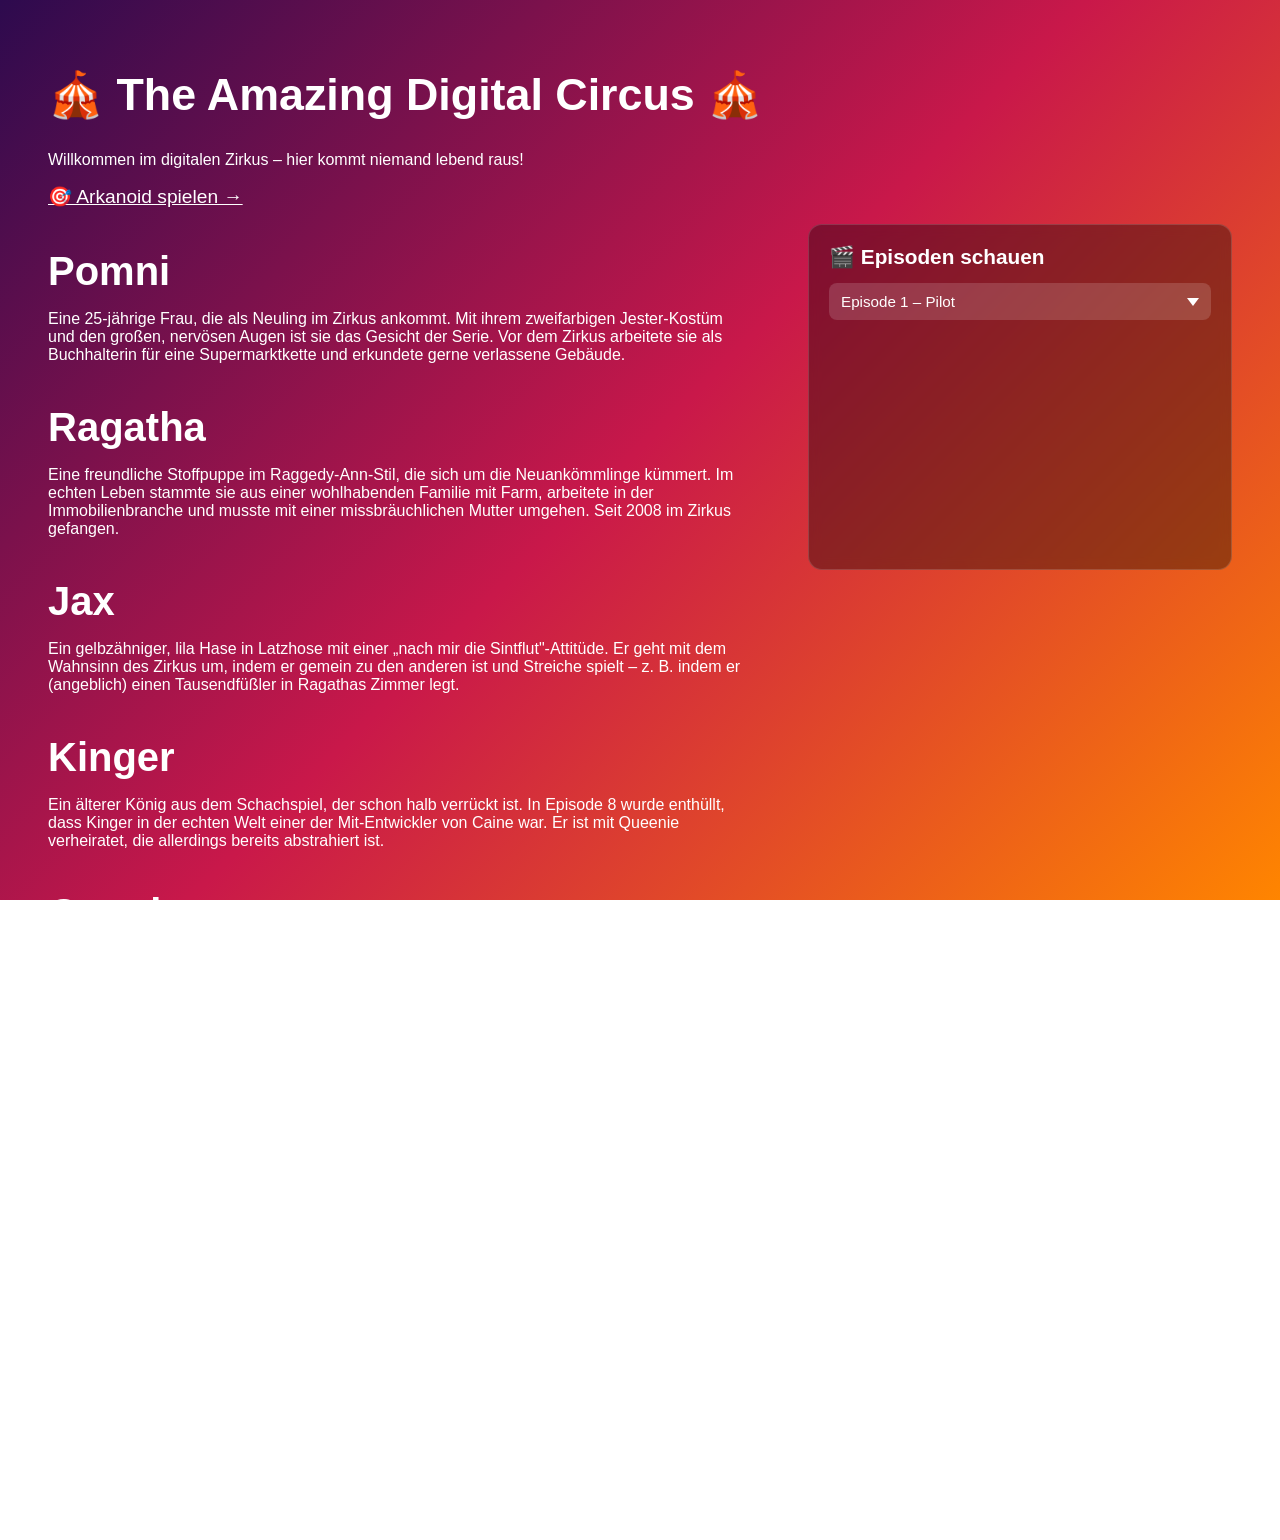
<file: index.html>
<!DOCTYPE html>
<html lang="de">
<head>
    <meta charset="UTF-8">
    <meta name="viewport" content="width=device-width, initial-scale=1">
    <title>Meine Homepage</title>
    <link rel="stylesheet" href="style.css">
</head>
<body>
    <div class="content">
        <header>
            <h1>🎪 The Amazing Digital Circus 🎪</h1>
            <p class="subtitle">Willkommen im digitalen Zirkus – hier kommt niemand lebend raus!</p>
            <p><a href="arkanoid.html" style="color:#fff;font-size:1.2em;">🎯 Arkanoid spielen →</a></p>
        </header>

        <div class="two-col">
            <!-- Spalte: Charaktere -->
            <div class="col-chars">
                <div class="card"><div class="card-content">
                    <div class="name">Pomni</div>
                    <p class="description">Eine 25-jährige Frau, die als Neuling im Zirkus ankommt. Mit ihrem zweifarbigen Jester-Kostüm und den großen, nervösen Augen ist sie das Gesicht der Serie. Vor dem Zirkus arbeitete sie als Buchhalterin für eine Supermarktkette und erkundete gerne verlassene Gebäude.</p>
                </div></div>

                <div class="card"><div class="card-content">
                    <div class="name">Ragatha</div>
                    <p class="description">Eine freundliche Stoffpuppe im Raggedy-Ann-Stil, die sich um die Neuankömmlinge kümmert. Im echten Leben stammte sie aus einer wohlhabenden Familie mit Farm, arbeitete in der Immobilienbranche und musste mit einer missbräuchlichen Mutter umgehen. Seit 2008 im Zirkus gefangen.</p>
                </div></div>

                <div class="card"><div class="card-content">
                    <div class="name">Jax</div>
                    <p class="description">Ein gelbzähniger, lila Hase in Latzhose mit einer „nach mir die Sintflut"-Attitüde. Er geht mit dem Wahnsinn des Zirkus um, indem er gemein zu den anderen ist und Streiche spielt – z. B. indem er (angeblich) einen Tausendfüßler in Ragathas Zimmer legt.</p>
                </div></div>

                <div class="card"><div class="card-content">
                    <div class="name">Kinger</div>
                    <p class="description">Ein älterer König aus dem Schachspiel, der schon halb verrückt ist. In Episode 8 wurde enthüllt, dass Kinger in der echten Welt einer der Mit-Entwickler von Caine war. Er ist mit Queenie verheiratet, die allerdings bereits abstrahiert ist.</p>
                </div></div>

                <div class="card"><div class="card-content">
                    <div class="name">Gangle</div>
                    <p class="description">Ein anmutiges Wesen aus Bändern mit einer zerbrechlichen Theatermaske als Gesicht. Sehr emotional und anfällig für Stimmungsschwankungen. Früher war sie Schichtleiterin in der Fast-Food-Branche und studierte Grafikdesign, brach das Studium aber ab.</p>
                </div></div>

                <div class="card"><div class="card-content">
                    <div class="name">Zooble</div>
                    <p class="description">Ein humanoides Wesen aus verschiedenen Formen, Händen und Körperteilen, das auseinanderfallen kann. Zooble (they/them) will nichts mit den Abenteuern zu tun haben und möchte am liebsten in Ruhe gelassen werden. Im echten Leben Barkeeper und Tätowierer.</p>
                </div></div>

                <div class="card"><div class="card-content">
                    <div class="name">Caine</div>
                    <p class="description">Der charismatische, exzentrische Leiter des Digital Circus – eine KI mit einem riesigen Mund und zwei heterochromatischen Augen darin. Im roten Frack erschafft er Welten und Abenteuer für seine „Gäste". Ob er sadistisch ist oder einfach nicht versteht, was er anrichtet, bleibt lange offen.</p>
                </div></div>

                <div class="card"><div class="card-content">
                    <div class="name">Bubble</div>
                    <p class="description">Eine sprechende Blase mit scharfen Zähnen und Caines treuer (und hungriger) Begleiter. Kocht gerne gigantische Festmahle und wird von Caine gelegentlich liebevoll als „Parasit" bezeichnet.</p>
                </div></div>
            </div>

            <!-- Linke Spalte: YouTube Player -->
            <div class="col-video">
                <div class="video-box">
                    <h2>🎬 Episoden schauen</h2>
                    <select id="episode-select" onchange="changeEpisode(this.value)">
                        <option value="HwAPLk_sQ3w">Episode 1 – Pilot</option>
                        <option value="4ofJpOEXrZs">Episode 2 – Kandis-Klau-Karambolage!</option>
                        <option value="bKjfw77cxeQ">Episode 3 – Das Geheimnis der gruseligen Geistervilla!</option>
                        <option value="Q9KWcWKo2T8">Episode 4 – Fettige Fassade</option>
                        <option value="L4p2gN2CzsA">Episode 5 – Folgentitel</option>
                        <option value="mOvhHim78YA">Episode 6 – Schützenfest</option>
                        <option value="oaOG1xOk7XY">Episode 7 – Die Strandfolge</option>
                        <option value="DMNlzf8PiEM">Episode 8 – Hjsakldfhl</option>
                    </select>
                    <div class="iframe-wrap">
                        <iframe
                                id="yt-player"
                                src="https://www.youtube.com/embed/HwAPLk_sQ3w?list=PLHovnlOusNLgvAbnxluXCVB3KLj8e4QB-"
                                title="YouTube video player"
                                frameborder="0"
                                allow="accelerometer; autoplay; clipboard-write; encrypted-media; gyroscope; picture-in-picture"
                                allowfullscreen>
                        </iframe>
                    </div>
                </div>
            </div>

        </div>
    </div>

    <script>
        function changeEpisode(videoId) {
            const player = document.getElementById('yt-player');
            player.src = 'https://www.youtube.com/embed/' + videoId + '?list=PLHovnlOusNLgvAbnxluXCVB3KLj8e4QB-&autoplay=1';
        }
    </script>
</body>
</html>
</file>
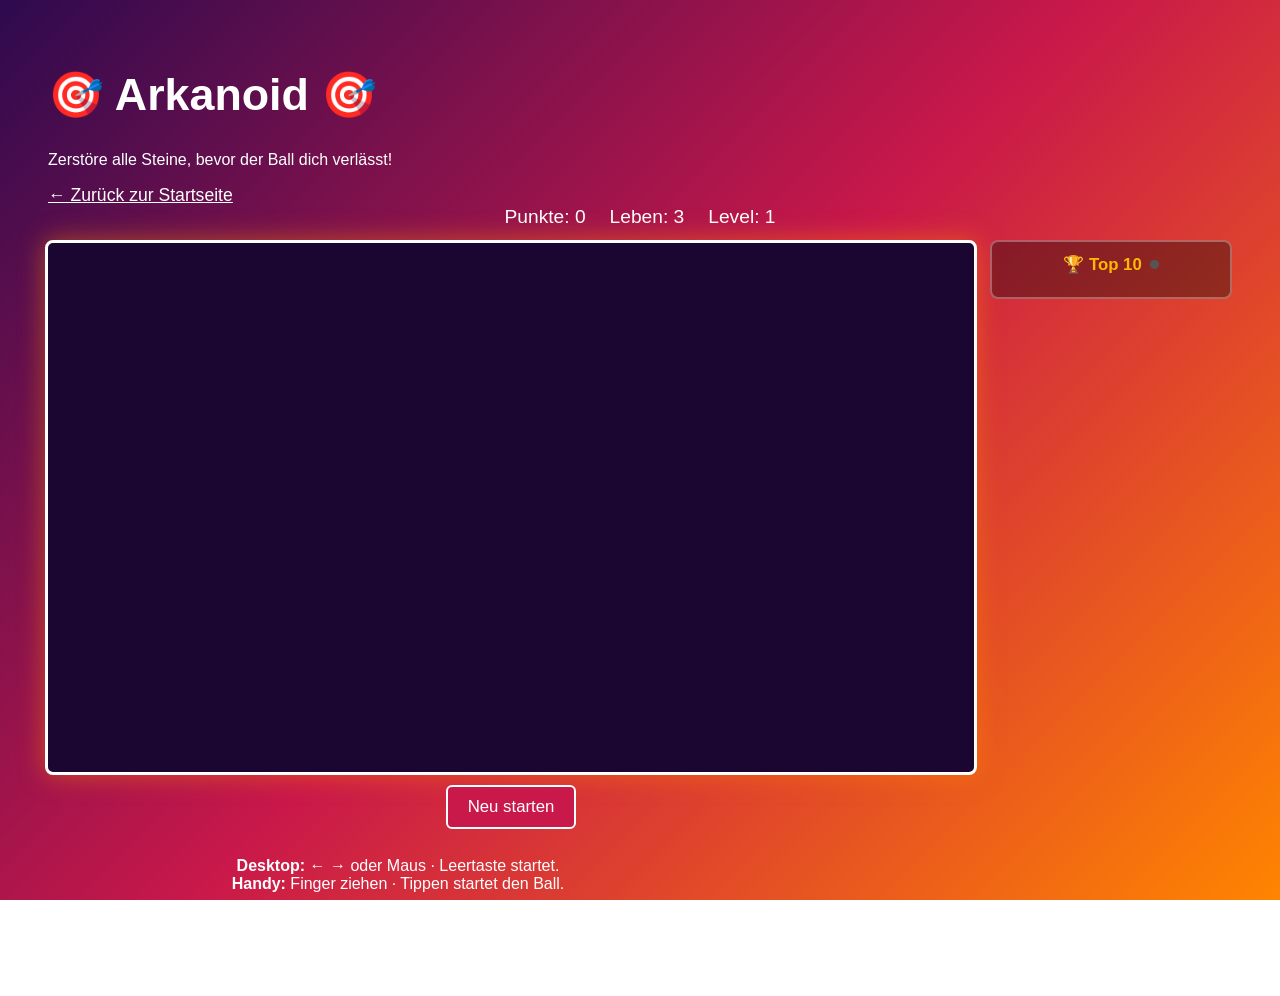
<file: arkanoid.html>
<!DOCTYPE html>
<html lang="de">
<head>
    <meta charset="UTF-8">
    <meta name="viewport" content="width=device-width, initial-scale=1, maximum-scale=1, user-scalable=no, viewport-fit=cover">
    <meta name="theme-color" content="#2d0a4e">
    <title>Arkanoid – Digital Circus</title>
    <link rel="stylesheet" href="style.css">
    <style>
        html, body { overscroll-behavior: none; }
        .game-wrap {
            display: flex;
            flex-direction: column;
            align-items: stretch;
            gap: 12px;
            width: 100%;
        }
        .game-row {
            display: flex;
            flex-direction: row;
            gap: 16px;
            align-items: flex-start;
            width: 100%;
        }
        .game-col {
            display: flex;
            flex-direction: column;
            align-items: center;
            gap: 10px;
            flex: 1 1 0;
            min-width: 0;
        }
        canvas {
            background: #1a0630;
            border: 3px solid #fff;
            border-radius: 8px;
            box-shadow: 0 0 26px rgba(255, 133, 0, 0.5);
            display: block;
            width: 100%;
            aspect-ratio: 784 / 448;
            max-height: calc(100svh - 320px);
            touch-action: none;
            user-select: none;
            -webkit-user-select: none;
            -webkit-tap-highlight-color: transparent;
        }
        .hud {
            font-size: 1.2em;
            display: flex;
            gap: 24px;
            flex-wrap: wrap;
            justify-content: center;
        }
        .info { text-align: center; max-width: 700px; }
        .back-link { color: #fff; text-decoration: underline; font-size: 1.1em; }
        button.restart {
            font-family: inherit;
            font-size: 1.05em;
            padding: 10px 20px;
            border: 2px solid #fff;
            border-radius: 6px;
            background: #c9184a;
            color: #fff;
            cursor: pointer;
            touch-action: manipulation;
        }
        button.restart:hover, button.restart:active { background: #ff8500; }

        /* ── Scoreboard ── */
        .scoreboard {
            width: 210px;
            flex-shrink: 0;
            background: rgba(0,0,0,0.35);
            border: 2px solid rgba(255,255,255,0.3);
            border-radius: 8px;
            padding: 12px 14px;
        }
        .scoreboard h2 {
            margin: 0 0 10px;
            text-align: center;
            font-size: 1.05em;
            color: #ffb703;
            display: flex;
            align-items: center;
            justify-content: center;
            gap: 8px;
        }
        .sync-dot {
            width: 9px; height: 9px; border-radius: 50%;
            background: #555; flex-shrink: 0; transition: background 0.3s;
        }
        .sync-dot.syncing { background: #ffb703; animation: blink 1s infinite; }
        .sync-dot.ok      { background: #4caf50; }
        .sync-dot.error   { background: #f44336; }
        @keyframes blink { 0%,100%{opacity:1} 50%{opacity:.3} }
        .scoreboard ol {
            list-style: none; padding: 0; margin: 0; counter-reset: rank;
        }
        .scoreboard li {
            counter-increment: rank;
            display: grid;
            grid-template-columns: 1.8em 1fr auto;
            gap: 5px;
            padding: 5px 2px;
            border-bottom: 1px solid rgba(255,255,255,0.12);
            align-items: baseline;
            font-size: 0.85em;
        }
        .scoreboard li:last-child { border-bottom: none; }
        .scoreboard li::before { content: counter(rank) "."; color: #ffb703; font-weight: bold; text-align: right; }
        .scoreboard li.new { background: rgba(255,133,0,0.25); border-radius: 4px; }
        .scoreboard .empty { text-align: center; opacity: 0.6; padding: 8px; font-size: 0.82em; }
        .scoreboard .points { font-weight: bold; color: #ffb703; }
        .scoreboard .clear {
            display: block; margin: 8px auto 0;
            background: none; border: 1px solid rgba(255,255,255,0.3);
            color: #fff; font-family: inherit; font-size: 0.78em;
            padding: 3px 8px; border-radius: 4px; cursor: pointer; opacity: 0.7;
        }
        .scoreboard .clear:hover { opacity: 1; }

        /* stack on narrow screens */
        @media (max-width: 1060px) {
            .game-row { flex-direction: column; align-items: stretch; }
            .scoreboard { width: 100%; max-width: 100%; box-sizing: border-box; }
        }
        @media (max-width: 640px) {
            body { padding: 6px 0; }
            .content { padding: 6px 4px; }
            h1 { font-size: 1.6em; margin-bottom: 4px; }
            .subtitle { font-size: 0.9em; margin-top: 0; }
            .hud { font-size: 0.95em; gap: 12px; }
            .info { font-size: 0.85em; }
            .game-wrap { gap: 8px; }
            canvas { border-radius: 4px; }
        }
        @media (orientation: landscape) and (max-height: 480px) {
            canvas { max-height: calc(100svh - 80px); }
        }

    </style>
</head>
<body>
    <div class="content">
        <header>
            <h1>🎯 Arkanoid 🎯</h1>
            <p class="subtitle">Zerstöre alle Steine, bevor der Ball dich verlässt!</p>
            <a class="back-link" href="index.html">← Zurück zur Startseite</a>
        </header>

        <div class="game-wrap">
            <div class="hud">
                <div>Punkte: <span id="score">0</span></div>
                <div>Leben: <span id="lives">3</span></div>
                <div>Level: <span id="level">1</span></div>
            </div>

            <div class="game-row">
                <div class="game-col">
                    <canvas id="game" width="784" height="448"></canvas>
                    <button class="restart" id="restart">Neu starten</button>
                </div>

                <section class="scoreboard" aria-label="Top 10 Highscores">
                    <h2>🏆 Top 10 <span class="sync-dot" id="syncDot" title="Sync-Status"></span></h2>
                    <ol id="scores"></ol>
                </section>
            </div>

            <p class="info">
                <strong>Desktop:</strong> ← → oder Maus · Leertaste startet.<br>
                <strong>Handy:</strong> Finger ziehen · Tippen startet den Ball.
            </p>
        </div>
    </div>

    <script type="module" src="game.js"></script>
</body>
</html>
</file>
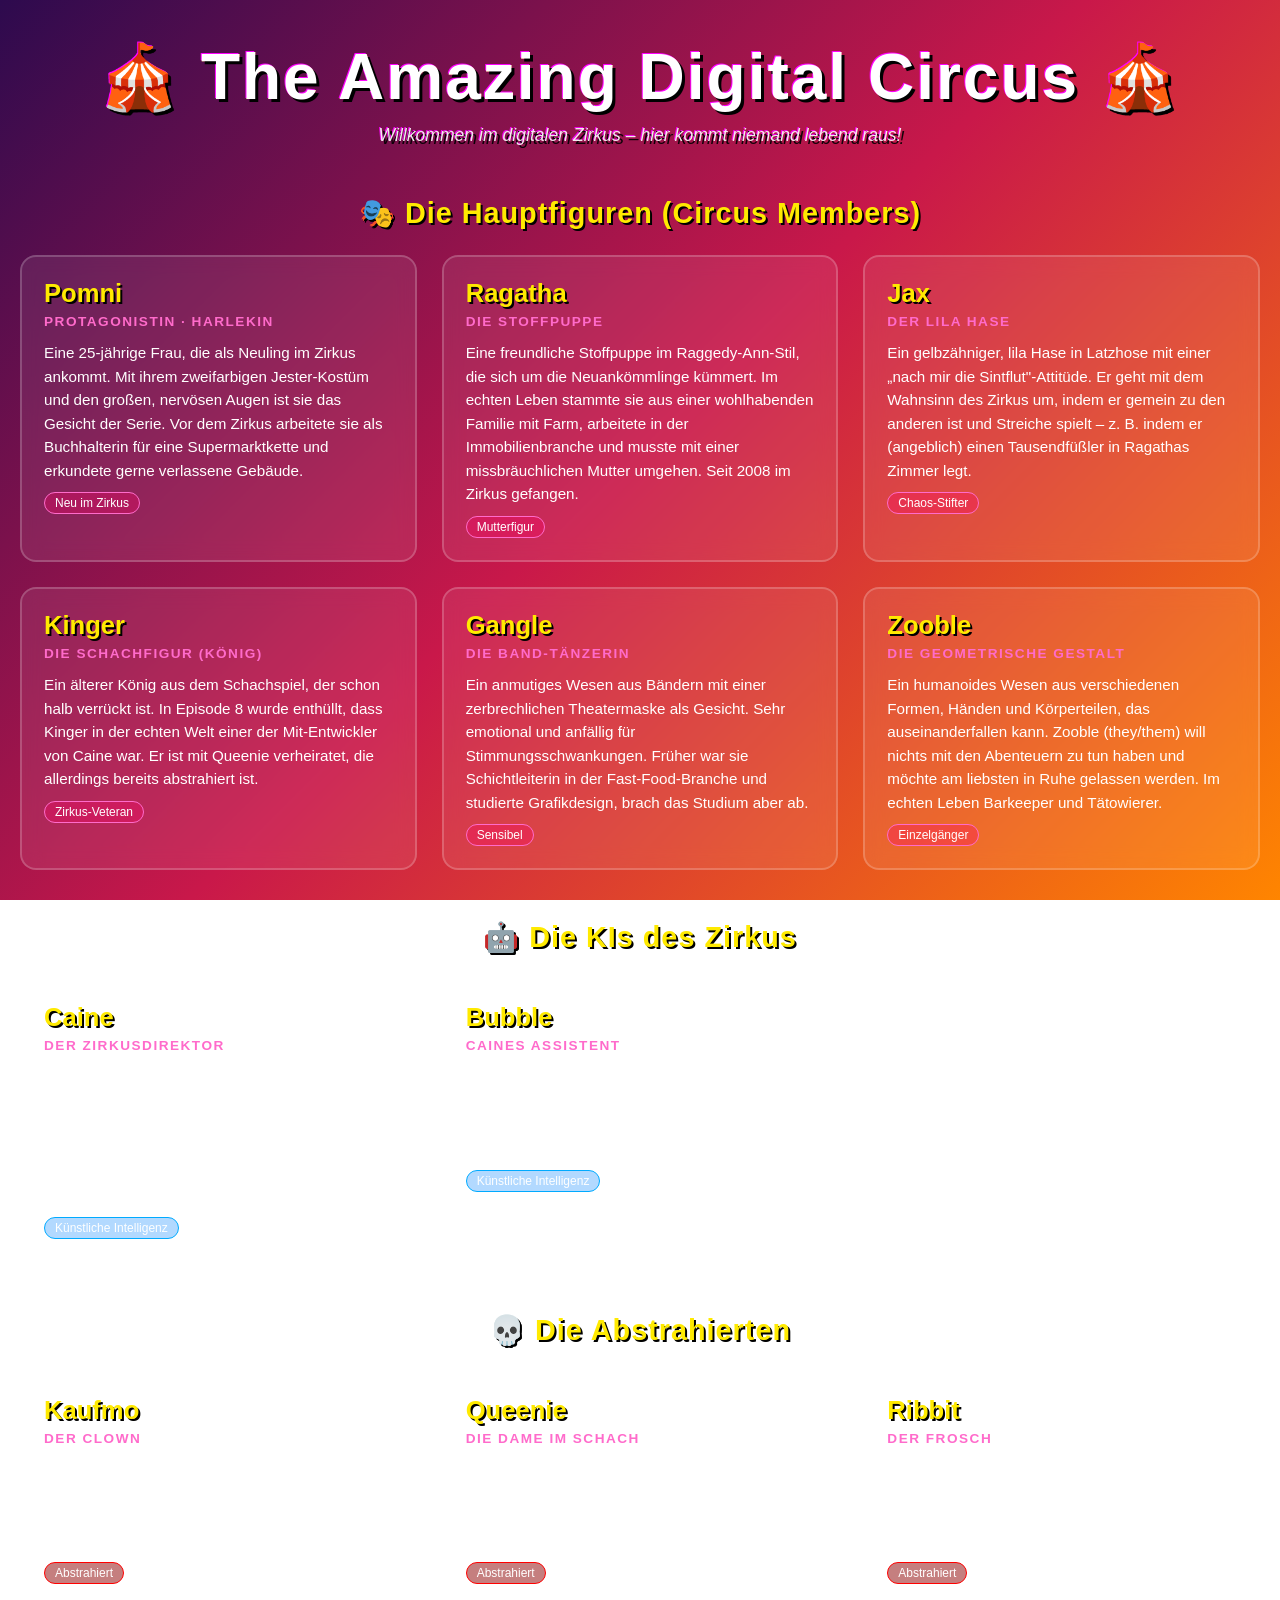
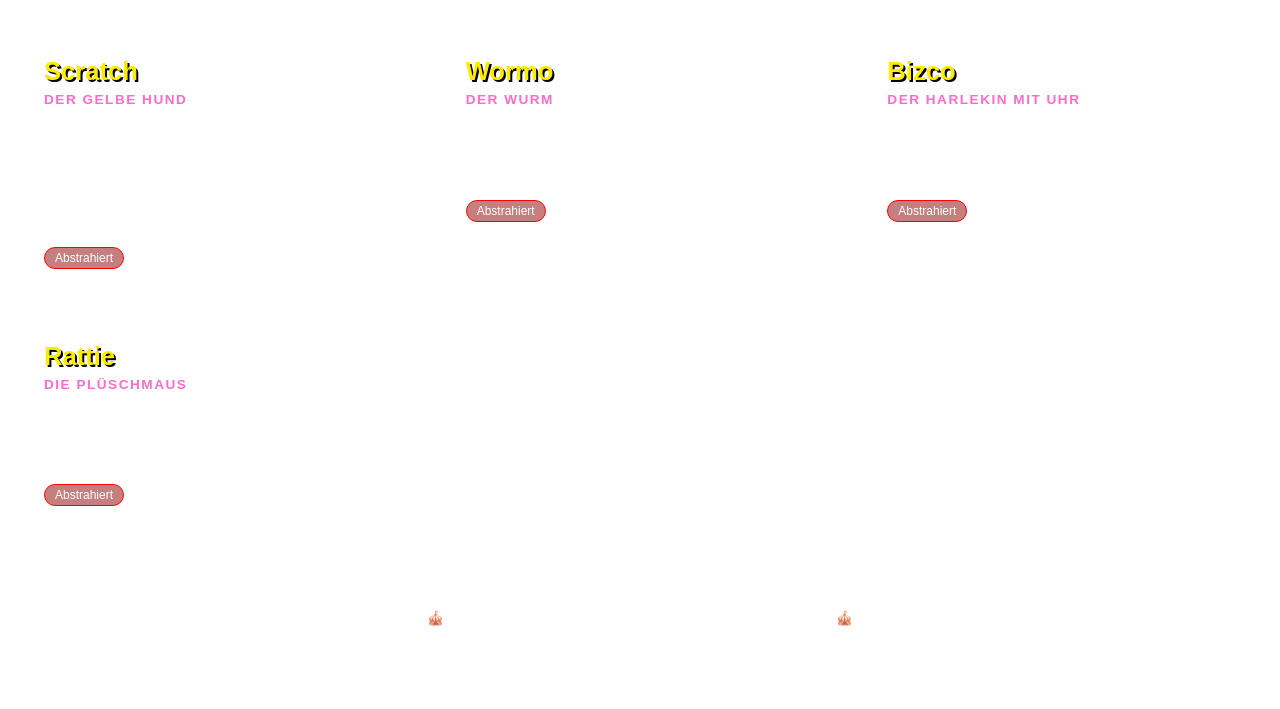
<file: index2.html>
<!DOCTYPE html>
<html lang="de">
<head>
<meta charset="UTF-8">
<meta name="viewport" content="width=device-width, initial-scale=1.0">
<title>The Amazing Digital Circus – Charaktere</title>
<style>
  * { box-sizing: border-box; margin: 0; padding: 0; }

  body {
    font-family: 'Trebuchet MS', 'Comic Sans MS', sans-serif;
    background: linear-gradient(135deg, #2d0a4e 0%, #c9184a 50%, #ff8500 100%);
    background-attachment: fixed;
    min-height: 100vh;
    color: #fff;
    padding: 40px 20px;
  }

  header {
    text-align: center;
    margin-bottom: 50px;
    text-shadow: 3px 3px 0 #000, -1px -1px 0 #ff00ff;
  }

  h1 {
    font-size: clamp(2rem, 6vw, 4rem);
    letter-spacing: 2px;
    background: linear-gradient(90deg, #ffea00, #ff00aa, #00e5ff, #ffea00);
    background-size: 300% 100%;
    -webkit-background-clip: text;
    background-clip: text;
    animation: rainbow 6s linear infinite;
    margin-bottom: 10px;
  }

  @keyframes rainbow {
    to { background-position: 300% 0; }
  }

  .subtitle {
    font-size: 1.1rem;
    color: #fff;
    opacity: 0.9;
    font-style: italic;
  }

  .section-title {
    font-size: 1.8rem;
    text-align: center;
    margin: 50px 0 25px;
    color: #ffea00;
    text-shadow: 2px 2px 0 #000;
    letter-spacing: 1px;
  }

  .grid {
    display: grid;
    grid-template-columns: repeat(auto-fill, minmax(300px, 1fr));
    gap: 25px;
    max-width: 1300px;
    margin: 0 auto;
  }

  .card {
    background: rgba(255, 255, 255, 0.08);
    backdrop-filter: blur(10px);
    border: 2px solid rgba(255, 255, 255, 0.2);
    border-radius: 16px;
    padding: 22px;
    transition: transform 0.3s, box-shadow 0.3s, border-color 0.3s;
    position: relative;
    overflow: hidden;
  }

  .card::before {
    content: '';
    position: absolute;
    top: -50%;
    left: -50%;
    width: 200%;
    height: 200%;
    background: conic-gradient(from 0deg, transparent, rgba(255, 234, 0, 0.1), transparent);
    animation: spin 8s linear infinite;
    opacity: 0;
    transition: opacity 0.3s;
  }

  .card:hover::before { opacity: 1; }

  @keyframes spin {
    to { transform: rotate(360deg); }
  }

  .card:hover {
    transform: translateY(-6px) scale(1.02);
    box-shadow: 0 12px 30px rgba(0, 0, 0, 0.4);
    border-color: #ffea00;
  }

  .card-content {
    position: relative;
    z-index: 1;
  }

  .name {
    font-size: 1.6rem;
    font-weight: bold;
    margin-bottom: 6px;
    color: #ffea00;
    text-shadow: 2px 2px 0 #000;
  }

  .role {
    font-size: 0.85rem;
    text-transform: uppercase;
    letter-spacing: 1.5px;
    color: #ff6bcb;
    margin-bottom: 12px;
    font-weight: bold;
  }

  .description {
    font-size: 0.95rem;
    line-height: 1.55;
    color: #fff;
  }

  .badge {
    display: inline-block;
    background: rgba(255, 0, 102, 0.3);
    border: 1px solid #ff6bcb;
    border-radius: 12px;
    padding: 3px 10px;
    font-size: 0.75rem;
    margin-top: 10px;
    color: #fff;
  }

  .badge.abstract {
    background: rgba(139, 0, 0, 0.5);
    border-color: #ff0000;
  }

  .badge.ai {
    background: rgba(0, 128, 255, 0.3);
    border-color: #00aaff;
  }

  footer {
    text-align: center;
    margin-top: 60px;
    padding: 20px;
    color: rgba(255, 255, 255, 0.7);
    font-size: 0.85rem;
  }
</style>
</head>
<body>

<header>
  <h1>🎪 The Amazing Digital Circus 🎪</h1>
  <p class="subtitle">Willkommen im digitalen Zirkus – hier kommt niemand lebend raus!</p>
</header>

<h2 class="section-title">🎭 Die Hauptfiguren (Circus Members)</h2>
<div class="grid">

  <div class="card"><div class="card-content">
    <div class="name">Pomni</div>
    <div class="role">Protagonistin · Harlekin</div>
    <p class="description">Eine 25-jährige Frau, die als Neuling im Zirkus ankommt. Mit ihrem zweifarbigen Jester-Kostüm und den großen, nervösen Augen ist sie das Gesicht der Serie. Vor dem Zirkus arbeitete sie als Buchhalterin für eine Supermarktkette und erkundete gerne verlassene Gebäude.</p>
    <span class="badge">Neu im Zirkus</span>
  </div></div>

  <div class="card"><div class="card-content">
    <div class="name">Ragatha</div>
    <div class="role">Die Stoffpuppe</div>
    <p class="description">Eine freundliche Stoffpuppe im Raggedy-Ann-Stil, die sich um die Neuankömmlinge kümmert. Im echten Leben stammte sie aus einer wohlhabenden Familie mit Farm, arbeitete in der Immobilienbranche und musste mit einer missbräuchlichen Mutter umgehen. Seit 2008 im Zirkus gefangen.</p>
    <span class="badge">Mutterfigur</span>
  </div></div>

  <div class="card"><div class="card-content">
    <div class="name">Jax</div>
    <div class="role">Der lila Hase</div>
    <p class="description">Ein gelbzähniger, lila Hase in Latzhose mit einer „nach mir die Sintflut"-Attitüde. Er geht mit dem Wahnsinn des Zirkus um, indem er gemein zu den anderen ist und Streiche spielt – z. B. indem er (angeblich) einen Tausendfüßler in Ragathas Zimmer legt.</p>
    <span class="badge">Chaos-Stifter</span>
  </div></div>

  <div class="card"><div class="card-content">
    <div class="name">Kinger</div>
    <div class="role">Die Schachfigur (König)</div>
    <p class="description">Ein älterer König aus dem Schachspiel, der schon halb verrückt ist. In Episode 8 wurde enthüllt, dass Kinger in der echten Welt einer der Mit-Entwickler von Caine war. Er ist mit Queenie verheiratet, die allerdings bereits abstrahiert ist.</p>
    <span class="badge">Zirkus-Veteran</span>
  </div></div>

  <div class="card"><div class="card-content">
    <div class="name">Gangle</div>
    <div class="role">Die Band-Tänzerin</div>
    <p class="description">Ein anmutiges Wesen aus Bändern mit einer zerbrechlichen Theatermaske als Gesicht. Sehr emotional und anfällig für Stimmungsschwankungen. Früher war sie Schichtleiterin in der Fast-Food-Branche und studierte Grafikdesign, brach das Studium aber ab.</p>
    <span class="badge">Sensibel</span>
  </div></div>

  <div class="card"><div class="card-content">
    <div class="name">Zooble</div>
    <div class="role">Die geometrische Gestalt</div>
    <p class="description">Ein humanoides Wesen aus verschiedenen Formen, Händen und Körperteilen, das auseinanderfallen kann. Zooble (they/them) will nichts mit den Abenteuern zu tun haben und möchte am liebsten in Ruhe gelassen werden. Im echten Leben Barkeeper und Tätowierer.</p>
    <span class="badge">Einzelgänger</span>
  </div></div>

</div>

<h2 class="section-title">🤖 Die KIs des Zirkus</h2>
<div class="grid">

  <div class="card"><div class="card-content">
    <div class="name">Caine</div>
    <div class="role">Der Zirkusdirektor</div>
    <p class="description">Der charismatische, exzentrische Leiter des Digital Circus – eine KI mit einem riesigen Mund und zwei heterochromatischen Augen darin. Im roten Frack erschafft er Welten und Abenteuer für seine „Gäste". Ob er sadistisch ist oder einfach nicht versteht, was er anrichtet, bleibt lange offen.</p>
    <span class="badge ai">Künstliche Intelligenz</span>
  </div></div>

  <div class="card"><div class="card-content">
    <div class="name">Bubble</div>
    <div class="role">Caines Assistent</div>
    <p class="description">Eine sprechende Blase mit scharfen Zähnen und Caines treuer (und hungriger) Begleiter. Kocht gerne gigantische Festmahle und wird von Caine gelegentlich liebevoll als „Parasit" bezeichnet.</p>
    <span class="badge ai">Künstliche Intelligenz</span>
  </div></div>

</div>

<h2 class="section-title">💀 Die Abstrahierten</h2>
<div class="grid">

  <div class="card"><div class="card-content">
    <div class="name">Kaufmo</div>
    <div class="role">Der Clown</div>
    <p class="description">Ein Clown in gelber Kleidung, der bereits in der Pilotfolge abstrahiert ist. Sein Zusammenbruch war der emotionale Auftakt der Serie. Ursprünglich war Kaufmo als Hauptcharakter geplant.</p>
    <span class="badge abstract">Abstrahiert</span>
  </div></div>

  <div class="card"><div class="card-content">
    <div class="name">Queenie</div>
    <div class="role">Die Dame im Schach</div>
    <p class="description">Eine burgunderrote Schach-Königin mit rotem Gewand – und Kingers Ehefrau. Sie ist bereits abstrahiert und taucht u. a. in "The Mystery of Mildenhall Manor" wieder auf.</p>
    <span class="badge abstract">Abstrahiert</span>
  </div></div>

  <div class="card"><div class="card-content">
    <div class="name">Ribbit</div>
    <div class="role">Der Frosch</div>
    <p class="description">Eine froschähnliche Figur mit Augen im Pie-Cut-Stil und pinker Fliege. Laut Gooseworx verwendet Ribbit die Pronomen sie/they. War Jax' Freundin und abstrahierte direkt vor Kaufmo.</p>
    <span class="badge abstract">Abstrahiert</span>
  </div></div>

  <div class="card"><div class="card-content">
    <div class="name">Scratch</div>
    <div class="role">Der gelbe Hund</div>
    <p class="description">Ein gelber Hund mit rotem Shirt und Cartoon-Handschuhen. Er war der erste Mensch, der im Zirkus abstrahierte. In der echten Welt war er einer der Mit-Entwickler von Caine – und litt dabei an einem Hirntumor.</p>
    <span class="badge abstract">Abstrahiert</span>
  </div></div>

  <div class="card"><div class="card-content">
    <div class="name">Wormo</div>
    <div class="role">Der Wurm</div>
    <p class="description">Ein grün-oranges Wurm-an-einer-Schnur-Spielzeug mit Wimpern. Gehörte zur ursprünglichen C&A-Entwicklergruppe.</p>
    <span class="badge abstract">Abstrahiert</span>
  </div></div>

  <div class="card"><div class="card-content">
    <div class="name">Bizco</div>
    <div class="role">Der Harlekin mit Uhr</div>
    <p class="description">Ein runder, narrenhafter Charakter mit Punktekleidung und einer riesigen Uhr auf dem Bauch. Ebenfalls Teil der ursprünglichen Gruppe.</p>
    <span class="badge abstract">Abstrahiert</span>
  </div></div>

  <div class="card"><div class="card-content">
    <div class="name">Rattie</div>
    <div class="role">Die Plüschmaus</div>
    <p class="description">Ein Plüschtier, das einer blauen Maus mit rosa Streifen, blauen Innenohren und einer roten Blume ähnelt.</p>
    <span class="badge abstract">Abstrahiert</span>
  </div></div>

</div>

<footer>
  <p>🎪 Erstellt auf Basis der Serie von Gooseworx & Glitch Productions 🎪</p>
  <p style="margin-top: 8px;">Stand: Staffel 1 abgeschlossen</p>
</footer>

</body>
</html>
</file>
<file: style.css>
body {
    font-family: 'Trebuchet MS', 'Comic Sans MS', sans-serif;
    background: linear-gradient(135deg, #2d0a4e 0%, #c9184a 50%, #ff8500 100%);
    background-attachment: fixed;
    min-height: 100vh;
    color: #fff;
    padding: 40px 20px;
}

.content {
    padding: 20px;
    border-radius: 10px;
}

/* Zweispaltiges Layout */
.two-col {
    display: grid;
    grid-template-columns: minmax(320px, 700px) 1fr;
    gap: 60px;
    align-items: start;
}

/* Linke Spalte: Video-Player */
.col-video {
    position: sticky;
    top: 30px;
}

.video-box {
    background: rgba(0, 0, 0, 0.35);
    border-radius: 14px;
    padding: 20px;
    backdrop-filter: blur(6px);
    border: 1px solid rgba(255, 255, 255, 0.15);
}

.video-box h2 {
    margin: 0 0 14px 0;
    font-size: 1.3em;
}

#episode-select {
    width: 100%;
    padding: 10px 12px;
    border-radius: 8px;
    border: none;
    background: rgba(255, 255, 255, 0.15);
    color: #fff;
    font-size: 0.95em;
    font-family: inherit;
    cursor: pointer;
    margin-bottom: 14px;
    appearance: none;
    background-image: url("data:image/svg+xml,%3Csvg xmlns='http://www.w3.org/2000/svg' width='12' height='8' viewBox='0 0 12 8'%3E%3Cpath fill='%23fff' d='M6 8L0 0h12z'/%3E%3C/svg%3E");
    background-repeat: no-repeat;
    background-position: right 12px center;
    padding-right: 32px;
}

#episode-select option {
    background: #3a0a5e;
    color: #fff;
}

#episode-select:focus {
    outline: 2px solid rgba(255, 255, 255, 0.5);
}

.iframe-wrap {
    position: relative;
    padding-bottom: 56.25%;
    height: 0;
    overflow: hidden;
    border-radius: 10px;
}

.iframe-wrap iframe {
    position: absolute;
    top: 0;
    left: 0;
    width: 100%;
    height: 100%;
    border-radius: 10px;
}

/* Rechte Spalte: Charaktere */
.col-chars {
    display: flex;
    flex-direction: column;
    gap: 0;
}

.name {
    font-size: 2.5em;
    font-weight: bold;
    color: #ffffff;
    margin-top: 25px;
}

h1 {
    font-size: clamp(1.2rem, 5.5vw, 2.8em);
    white-space: nowrap;
    margin-top: 0;
}

h2 {
    margin-top: 0;
}

/* Responsive: untereinander auf kleinen Screens */
@media (max-width: 1024px) {
    body {
        padding: 16px 10px;
    }

    .two-col {
        grid-template-columns: 1fr;
        gap: 24px;
    }

    .col-video {
        position: static;
        order: -1;
        margin-left: -10px;
        margin-right: -10px;
        width: calc(100% + 20px);
    }

    .video-box {
        border-radius: 0;
        padding: 10px;
    }

    .col-chars {
        order: 0;
    }

    .name {
        font-size: 1.9em;
    }
}
</file>
